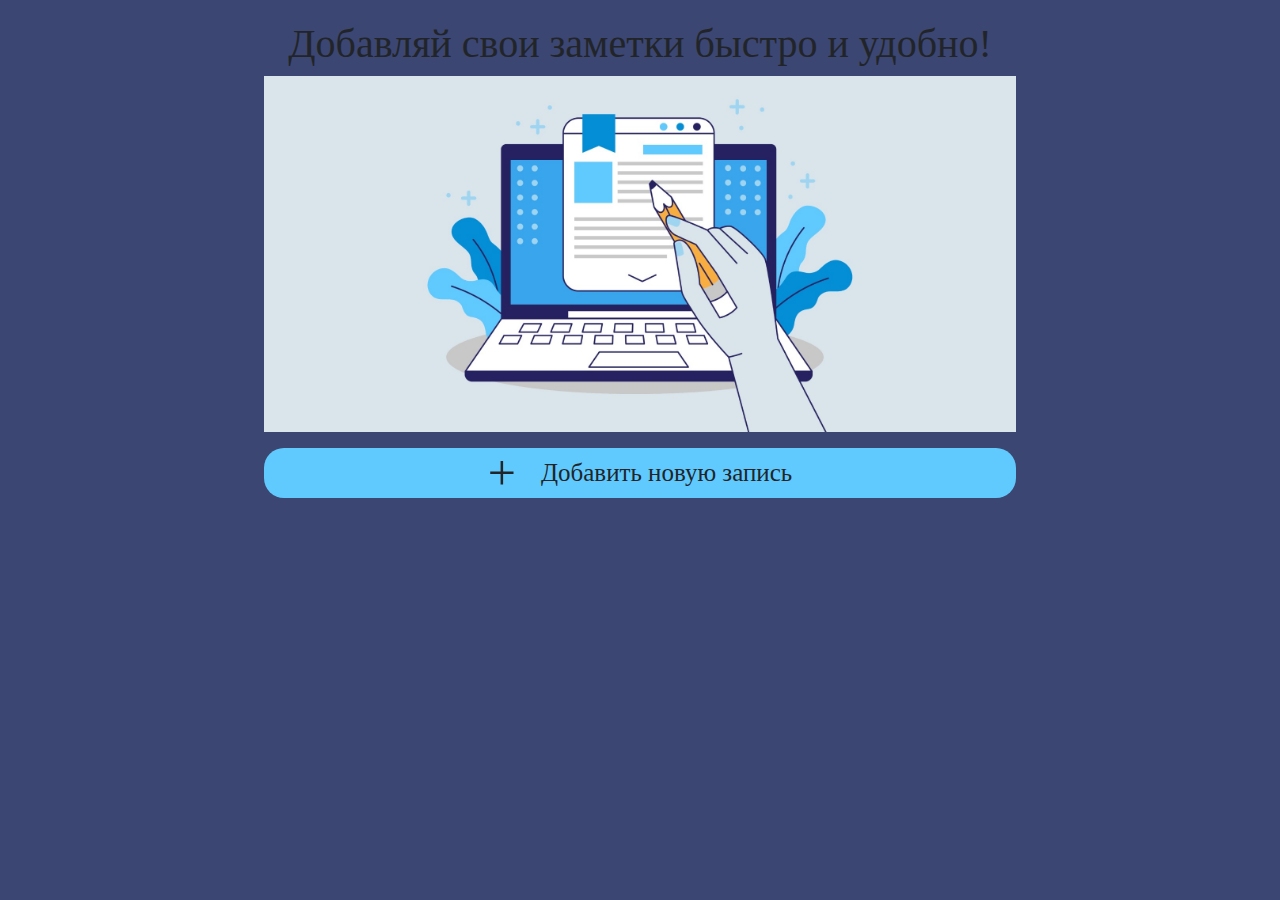
<file: #10/index.html>
<!DOCTYPE html>
<html>
<head>
    <title>10</title>
    <meta charset="utf-8">
    <meta name="viewport" content="width=device-width, initial-scale=1">

    <link href="https://cdn.jsdelivr.net/npm/bootstrap@5.3.3/dist/css/bootstrap.min.css" rel="stylesheet" integrity="sha384-QWTKZyjpPEjISv5WaRU9OFeRpok6YctnYmDr5pNlyT2bRjXh0JMhjY6hW+ALEwIH" crossorigin="anonymous">
        <link rel="stylesheet" type="text/css" href="index.css">
</head>
<body>

<main>
    <div class="wrapper container">
        <h1 align="center">Добавляй свои заметки быстро и удобно!</h1>
        <div class="container" style="margin-bottom: 10px">
            <img src="task.png" style="max-width: 800px; width: 100%">
        </div>
        <div id="task-form" class="container">
            <div class="back-fone">

                <div class="popup-form container">
                    <h2>Создайте задачу</h2>
                    <form id="form" data-update="0">
                        <p>
                            <label>Заголовок:</label>
                            <input type="text" name="title" class="input-txt" maxlength="50" id="title">
                        </p>
                        <p>
                            <label>Контент:</label>
                            <textarea type="text" name="content" class="input-txt" rows="5" cols="33" id="content"></textarea> 
                            
                        </p>
                        <p>
                            <label>Картинка:</label>
                            <input type="file" name="file" id="photo">
                            <p class="image-wrapper" style="display: none; margin-bottom: 10px;" align="center"> 
                                <img id="img" style="max-height: 150px; height: 100%">
                            </p>
                        </p>

                    </form>
                    <div class="menu-buttons">
                        <div class="close btn">Назад</div>
                        <div class="button btn">Сохранить</div>
                    </div>
                </div>
            </div>
            <ul class="list-tasks">
            </ul>
            <div class="open-form btn">
                <span id="plus" style="font-size: 50px;">+</span>
                &emsp;Добавить новую запись
            </div>
        </div>
    </div>
</main>

<script type="text/javascript" src="index.js"></script>
</body>
</html>
</file>
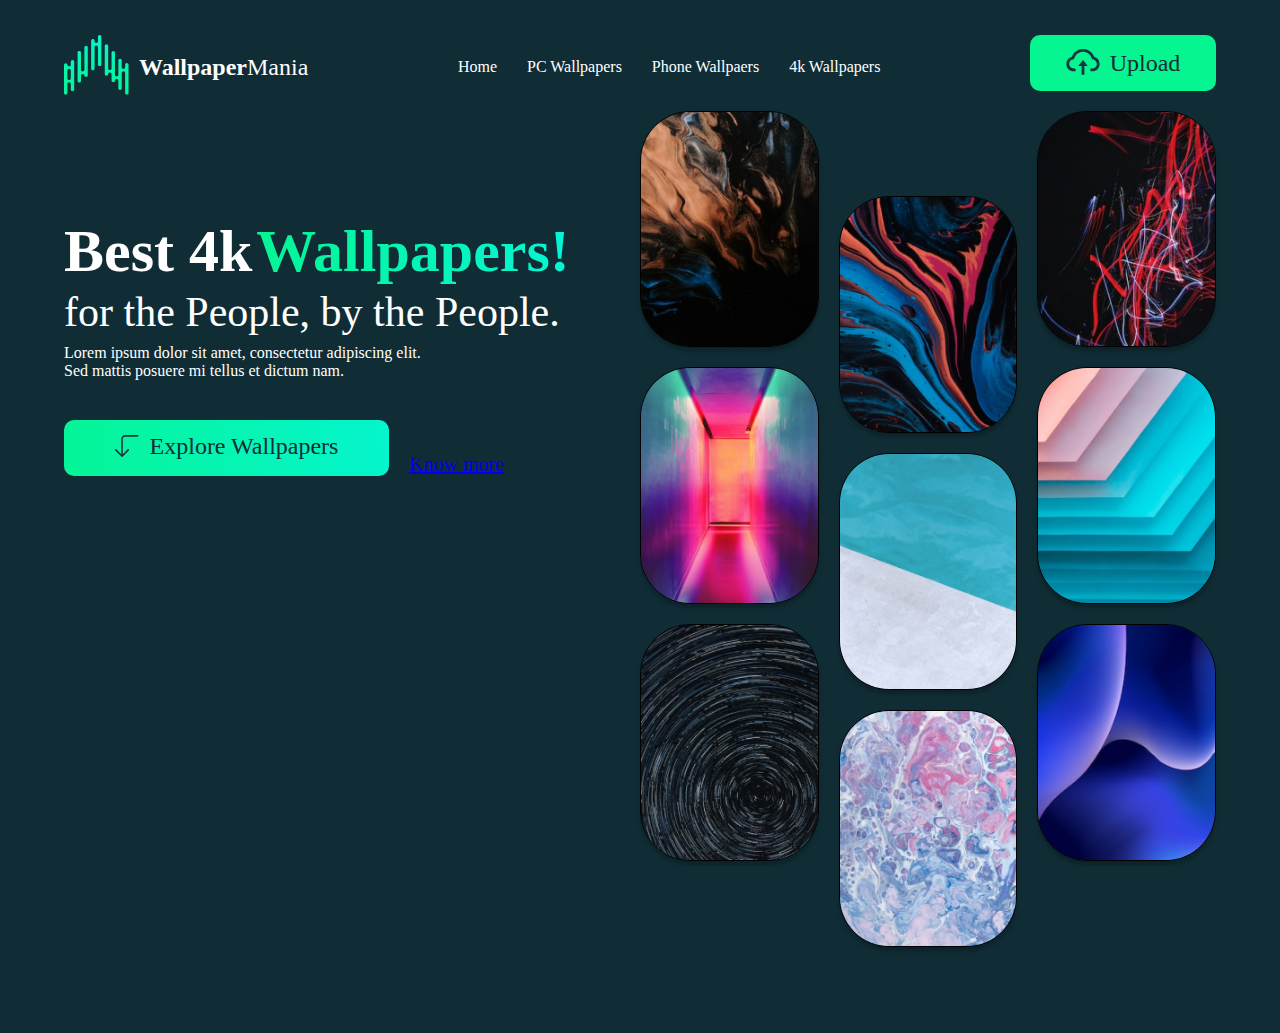
<file: #7/index.html>
<!DOCTYPE html>
<html>
<head>
	<title>№7</title>
	<meta charset="utf-8">
	<meta name="viewport" content="width=device-width, initial-scale=1">
	<link rel="stylesheet" type="text/css" href="index.css">
</head>
<body>

<main>
	<header>
			<div class="item1 container">
				<p>
					<svg width="65" height="60" viewBox="0 0 65 60" fill="none" xmlns="http://www.w3.org/2000/svg">
						<path d="M8.49392 24.9463C8.04361 24.949 7.61261 25.1292 7.29427 25.4475C6.97583 25.7659 6.79577 26.197 6.79304 26.6472V29.797C6.75944 30.2237 6.56615 30.622 6.25191 30.9125C5.93756 31.203 5.52535 31.3643 5.0974 31.3643C4.66935 31.3643 4.25715 31.203 3.9429 30.9125C3.62855 30.622 3.43537 30.2237 3.40177 29.797V30.007C3.40177 29.5559 3.22254 29.1232 2.90358 28.8043C2.58461 28.4853 2.15193 28.3061 1.70088 28.3061C1.24973 28.3061 0.817158 28.4853 0.49819 28.8043C0.179221 29.1232 0 29.5559 0 30.007V57.9456C0 58.3967 0.179221 58.8293 0.49819 59.1483C0.817158 59.4673 1.24973 59.6465 1.70088 59.6465C2.15193 59.6465 2.58461 59.4673 2.90358 59.1483C3.22254 58.8293 3.40177 58.3967 3.40177 57.9456V49.0842C3.38329 48.8504 3.41353 48.6152 3.49038 48.3934C3.56724 48.1718 3.68913 47.9684 3.8483 47.7961C4.00758 47.6238 4.20076 47.4864 4.41568 47.3923C4.63071 47.2984 4.86274 47.2497 5.0974 47.2497C5.33196 47.2497 5.5641 47.2984 5.77902 47.3923C5.99394 47.4864 6.18713 47.6238 6.3464 47.7961C6.50567 47.9684 6.62757 48.1718 6.70442 48.3934C6.78128 48.6152 6.81141 48.8504 6.79304 49.0842V54.5438C6.79304 54.9949 6.97216 55.4275 7.29123 55.7465C7.6102 56.0655 8.04277 56.2447 8.49392 56.2447C8.94497 56.2447 9.37765 56.0655 9.69662 55.7465C10.0156 55.4275 10.1948 54.9949 10.1948 54.5438V26.6262C10.1892 26.1787 10.0077 25.7515 9.68927 25.4371C9.37093 25.1226 8.9414 24.9463 8.49392 24.9463ZM5.10265 45.0105C4.87891 45.0119 4.65706 44.9689 4.45012 44.8838C4.24307 44.7989 4.05503 44.6736 3.89681 44.5154C3.73858 44.3572 3.61333 44.1691 3.52839 43.9621C3.44345 43.7552 3.40041 43.5333 3.40177 43.3096V35.6451C3.38329 35.4112 3.41353 35.176 3.49038 34.9543C3.56724 34.7327 3.68913 34.5293 3.8483 34.357C4.00758 34.1847 4.20076 34.0473 4.41568 33.9532C4.63071 33.8593 4.86274 33.8106 5.0974 33.8106C5.33196 33.8106 5.5641 33.8593 5.77902 33.9532C5.99394 34.0473 6.18713 34.1847 6.3464 34.357C6.50567 34.5293 6.62757 34.7327 6.70442 34.9543C6.78128 35.176 6.81141 35.4112 6.79304 35.6451V43.3096C6.7944 43.5325 6.75178 43.7534 6.66736 43.9597C6.58305 44.166 6.45874 44.3536 6.30167 44.5116C6.1445 44.6697 5.95772 44.7952 5.75203 44.8808C5.54625 44.9665 5.32555 45.0105 5.10265 45.0105Z" fill="url(#paint0_linear_1_45)"/>
						<path d="M22.08 10.8774C21.858 10.8774 21.6383 10.9212 21.4331 11.0061C21.2281 11.091 21.0417 11.2156 20.8848 11.3725C20.7278 11.5295 20.6033 11.7159 20.5183 11.9209C20.4334 12.126 20.3896 12.3458 20.3896 12.5678V34.8578C20.3896 35.3089 20.2105 35.7415 19.8915 36.0604C19.5724 36.3795 19.1399 36.5586 18.6887 36.5586C18.2377 36.5586 17.805 36.3795 17.486 36.0604C17.1671 35.7415 16.9879 35.3089 16.9879 34.8578V17.7755C17.0063 17.5416 16.9761 17.3064 16.8992 17.0848C16.8224 16.863 16.7006 16.6597 16.5413 16.4874C16.382 16.3151 16.1888 16.1776 15.9739 16.0836C15.759 15.9896 15.5269 15.9411 15.2923 15.9411C15.0577 15.9411 14.8256 15.9896 14.6106 16.0836C14.3957 16.1776 14.2025 16.3151 14.0432 16.4874C13.8839 16.6597 13.762 16.863 13.6852 17.0848C13.6083 17.3064 13.5782 17.5416 13.5967 17.7755V45.714C13.5782 45.9479 13.6083 46.1831 13.6852 46.4048C13.762 46.6265 13.8839 46.8298 14.0432 47.0021C14.2025 47.1744 14.3957 47.3119 14.6106 47.406C14.8256 47.4999 15.0577 47.5484 15.2923 47.5484C15.5269 47.5484 15.759 47.4999 15.9739 47.406C16.1888 47.3119 16.382 47.1744 16.5413 47.0021C16.7006 46.8298 16.8224 46.6265 16.8992 46.4048C16.9761 46.1831 17.0063 45.9479 16.9879 45.714V40.6219C16.9879 40.1708 17.1671 39.7381 17.486 39.4192C17.805 39.1002 18.2377 38.921 18.6887 38.921C19.1399 38.921 19.5724 39.1002 19.8915 39.4192C20.2105 39.7381 20.3896 40.1708 20.3896 40.6219V40.4644C20.4232 40.8911 20.6165 41.2894 20.9307 41.5799C21.2451 41.8704 21.6573 42.0318 22.0852 42.0318C22.5133 42.0318 22.9256 41.8704 23.2399 41.5799C23.5541 41.2894 23.7473 40.8911 23.7809 40.4644V12.5153C23.7672 12.0743 23.5817 11.6562 23.2639 11.3502C22.9461 11.0441 22.5212 10.8744 22.08 10.8774Z" fill="url(#paint1_linear_1_45)"/>
						<path d="M35.6661 0C35.2149 0 34.7823 0.179221 34.4634 0.49819C34.1444 0.817158 33.9652 1.24973 33.9652 1.70088V6.40456C33.9652 6.85561 33.7859 7.28829 33.467 7.60726C33.148 7.92622 32.7153 8.10545 32.2643 8.10545C31.8131 8.10545 31.3806 7.92622 31.0616 7.60726C30.7426 7.28829 30.5634 6.85561 30.5634 6.40456V5.52262C30.5298 5.09593 30.3365 4.69759 30.0223 4.40707C29.708 4.11656 29.2957 3.95529 28.8678 3.95529C28.4398 3.95529 28.0275 4.11656 27.7133 4.40707C27.3989 4.69759 27.2057 5.09593 27.1721 5.52262V33.4612C27.1538 33.6951 27.1839 33.9302 27.2607 34.152C27.3376 34.3736 27.4595 34.577 27.6188 34.7493C27.7779 34.9216 27.9711 35.059 28.1862 35.1531C28.4011 35.247 28.6331 35.2957 28.8678 35.2957C29.1024 35.2957 29.3345 35.247 29.5494 35.1531C29.7644 35.059 29.9576 34.9216 30.1168 34.7493C30.276 34.577 30.3979 34.3736 30.4748 34.152C30.5516 33.9302 30.5818 33.6951 30.5634 33.4612V12.2107C30.5634 11.7595 30.7426 11.3269 31.0616 11.008C31.3806 10.689 31.8131 10.5098 32.2643 10.5098C32.7153 10.5098 33.148 10.689 33.467 11.008C33.7859 11.3269 33.9652 11.7595 33.9652 12.2107V29.6395C33.9652 30.0905 34.1444 30.5232 34.4634 30.8422C34.7823 31.1611 35.2149 31.3404 35.6661 31.3404C36.1171 31.3404 36.5498 31.1611 36.8687 30.8422C37.1877 30.5232 37.3669 30.0905 37.3669 29.6395V1.70088C37.3641 1.25067 37.1841 0.819576 36.8657 0.501238C36.5474 0.182794 36.1163 0.00272981 35.6661 0Z" fill="url(#paint2_linear_1_45)"/>
						<path d="M62.8382 28.0857C62.3889 28.0885 61.959 28.2689 61.6423 28.5876C61.3256 28.9062 61.1478 29.3373 61.1479 29.7866V32.2119C61.1479 32.6631 60.9687 33.0956 60.6497 33.4146C60.3308 33.7336 59.8981 33.9128 59.447 33.9128C58.9959 33.9128 58.5633 33.7336 58.2442 33.4146C57.9253 33.0956 57.7461 32.6631 57.7461 32.2119V25.3769C57.7461 24.9258 57.5669 24.4932 57.2479 24.1742C56.929 23.8552 56.4963 23.676 56.0453 23.676C55.5941 23.676 55.1615 23.8552 54.8426 24.1742C54.5235 24.4932 54.3444 24.9258 54.3444 25.3769V39.9814C54.3108 40.4081 54.1175 40.8064 53.8032 41.0968C53.4889 41.3874 53.0767 41.5487 52.6486 41.5487C52.2207 41.5487 51.8085 41.3874 51.4941 41.0968C51.1799 40.8064 50.9866 40.4081 50.953 39.9814V17.6389C50.953 17.1879 50.7739 16.7552 50.4548 16.4362C50.1358 16.1172 49.7033 15.938 49.2521 15.938C48.8011 15.938 48.3684 16.1172 48.0494 16.4362C47.7305 16.7552 47.5512 17.1879 47.5512 17.6389V33.2304C47.5697 33.4643 47.5395 33.6995 47.4626 33.9211C47.3858 34.1427 47.264 34.3461 47.1047 34.5184C46.9454 34.6907 46.7522 34.8282 46.5373 34.9222C46.3224 35.0163 46.0903 35.0648 45.8556 35.0648C45.621 35.0648 45.3889 35.0163 45.174 34.9222C44.9591 34.8282 44.7659 34.6907 44.6066 34.5184C44.4473 34.3461 44.3255 34.1427 44.2487 33.9211C44.1718 33.6995 44.1416 33.4643 44.1601 33.2304V11.0034C44.1601 10.5523 43.9808 10.1196 43.6619 9.80067C43.3429 9.4817 42.9102 9.30248 42.4592 9.30248C42.008 9.30248 41.5755 9.4817 41.2565 9.80067C40.9374 10.1196 40.7583 10.5523 40.7583 11.0034V38.942C40.7583 39.3931 40.9374 39.8257 41.2565 40.1447C41.5755 40.4636 42.008 40.6428 42.4592 40.6428C42.9102 40.6428 43.3429 40.4636 43.6619 40.1447C43.9808 39.8257 44.1601 39.3931 44.1601 38.942V39.0365C44.1937 38.6098 44.3869 38.2114 44.7011 37.9209C45.0154 37.6305 45.4277 37.4691 45.8556 37.4691C46.2837 37.4691 46.6959 37.6305 47.0102 37.9209C47.3244 38.2114 47.5176 38.6098 47.5512 39.0365V45.5775C47.5512 46.0286 47.7305 46.4612 48.0494 46.7802C48.3684 47.0992 48.8011 47.2784 49.2521 47.2784C49.7033 47.2784 50.1358 47.0992 50.4548 46.7802C50.7739 46.4612 50.953 46.0286 50.953 45.5775V45.7875C50.9346 45.5536 50.9648 45.3184 51.0416 45.0968C51.1185 44.8751 51.2405 44.6717 51.3996 44.4994C51.5589 44.3272 51.7521 44.1897 51.967 44.0956C52.1819 44.0017 52.4141 43.9531 52.6486 43.9531C52.8833 43.9531 53.1153 44.0017 53.3303 44.0956C53.5453 44.1897 53.7385 44.3272 53.8977 44.4994C54.0569 44.6717 54.1789 44.8751 54.2558 45.0968C54.3326 45.3184 54.3628 45.5536 54.3444 45.7875V53.3155C54.3444 53.7666 54.5235 54.1992 54.8426 54.5182C55.1615 54.8371 55.5941 55.0164 56.0453 55.0164C56.4963 55.0164 56.929 54.8371 57.2479 54.5182C57.5669 54.1992 57.7461 53.7666 57.7461 53.3155V38.0285C57.7461 37.5774 57.9253 37.1448 58.2442 36.8258C58.5633 36.5069 58.9959 36.3276 59.447 36.3276C59.8981 36.3276 60.3308 36.5069 60.6497 36.8258C60.9687 37.1448 61.1479 37.5774 61.1479 38.0285V57.7252C61.1294 57.9591 61.1597 58.1943 61.2365 58.4159C61.3134 58.6376 61.4352 58.8409 61.5944 59.0132C61.7537 59.1855 61.9469 59.323 62.1618 59.417C62.3768 59.511 62.6089 59.5596 62.8434 59.5596C63.0781 59.5596 63.3101 59.511 63.5252 59.417C63.7401 59.323 63.9333 59.1855 64.0925 59.0132C64.2518 58.8409 64.3737 58.6376 64.4506 58.4159C64.5274 58.1943 64.5576 57.9591 64.5391 57.7252V29.7761C64.5363 29.3268 64.356 28.8969 64.0373 28.5801C63.7186 28.2635 63.2876 28.0857 62.8382 28.0857Z" fill="url(#paint3_linear_1_45)"/>
						<defs>
						<linearGradient id="paint0_linear_1_45" x1="32.2722" y1="-13.2019" x2="32.5434" y2="63.275" gradientUnits="userSpaceOnUse">
						<stop stop-color="#05F5D9"/>
						<stop offset="1" stop-color="#05F591"/>
						</linearGradient>
						<linearGradient id="paint1_linear_1_45" x1="32.2722" y1="-13.2019" x2="32.5434" y2="63.275" gradientUnits="userSpaceOnUse">
						<stop stop-color="#05F5D9"/>
						<stop offset="1" stop-color="#05F591"/>
						</linearGradient>
						<linearGradient id="paint2_linear_1_45" x1="32.2722" y1="-13.2019" x2="32.5434" y2="63.275" gradientUnits="userSpaceOnUse">
						<stop stop-color="#05F5D9"/>
						<stop offset="1" stop-color="#05F591"/>
						</linearGradient>
						<linearGradient id="paint3_linear_1_45" x1="32.2722" y1="-13.2019" x2="32.5434" y2="63.275" gradientUnits="userSpaceOnUse">
						<stop stop-color="#05F5D9"/>
						<stop offset="1" stop-color="#05F591"/>
						</linearGradient>
						</defs>
					</svg>
				</p>
				<p class="text">
					<b>Wallpaper</b>Mania
				</p>
			</div>
			<div class="item2 container">
				<p>Home</p>
				<p>PC Wallpapers</p>
				<p>Phone Wallpaers</p>
				<p>4k Wallpapers</p>
			</div>
			<div class="item3 container clicker">
				<p>
					<svg width="34" height="27" viewBox="0 0 34 27" fill="none" xmlns="http://www.w3.org/2000/svg">
						<g clip-path="url(#clip0_1_73)">
						<path d="M17.2338 12.1493C17.206 12.1139 17.1706 12.0852 17.13 12.0654C17.0895 12.0457 17.0451 12.0354 17 12.0354C16.955 12.0354 16.9105 12.0457 16.87 12.0654C16.8295 12.0852 16.794 12.1139 16.7662 12.1493L12.61 17.4077C12.5757 17.4515 12.5545 17.504 12.5486 17.5593C12.5428 17.6145 12.5526 17.6703 12.577 17.7203C12.6014 17.7702 12.6394 17.8123 12.6865 17.8417C12.7337 17.871 12.7882 17.8866 12.8438 17.8864H15.5861V26.8818C15.5861 27.045 15.7197 27.1786 15.883 27.1786H18.1096C18.2729 27.1786 18.4065 27.045 18.4065 26.8818V17.8902H21.1563C21.4049 17.8902 21.5422 17.6044 21.3901 17.4114L17.2338 12.1493Z" fill="#173640"/>
						<path d="M28.1105 8.72414C26.4109 4.24133 22.0803 1.05363 17.0074 1.05363C11.9346 1.05363 7.60391 4.23762 5.9043 8.72043C2.72402 9.55539 0.375 12.4536 0.375 15.8974C0.375 19.998 3.69629 23.3193 7.79316 23.3193H9.28125C9.44453 23.3193 9.57812 23.1857 9.57812 23.0224V20.7958C9.57812 20.6325 9.44453 20.4989 9.28125 20.4989H7.79316C6.54258 20.4989 5.36621 20.0017 4.49043 19.0999C3.61836 18.2019 3.15449 16.9921 3.19531 15.7378C3.22871 14.7581 3.5627 13.8378 4.16758 13.0622C4.7873 12.2718 5.65566 11.6966 6.62051 11.4405L8.02695 11.0732L8.54277 9.71496C8.86191 8.86887 9.30723 8.07844 9.86758 7.36223C10.4208 6.65235 11.0761 6.02833 11.8121 5.51047C13.3373 4.43801 15.1334 3.87024 17.0074 3.87024C18.8814 3.87024 20.6775 4.43801 22.2027 5.51047C22.9412 6.03 23.5943 6.65344 24.1473 7.36223C24.7076 8.07844 25.1529 8.87258 25.4721 9.71496L25.9842 11.0695L27.3869 11.4405C29.3982 11.9823 30.8047 13.8118 30.8047 15.8974C30.8047 17.1257 30.326 18.2835 29.4576 19.1519C29.0318 19.5802 28.5252 19.9198 27.9672 20.1511C27.4092 20.3823 26.8108 20.5005 26.2068 20.4989H24.7188C24.5555 20.4989 24.4219 20.6325 24.4219 20.7958V23.0224C24.4219 23.1857 24.5555 23.3193 24.7188 23.3193H26.2068C30.3037 23.3193 33.625 19.998 33.625 15.8974C33.625 12.4573 31.2834 9.56281 28.1105 8.72414Z" fill="#173640"/>
						</g>
						<defs>
						<clipPath id="clip0_1_73">
						<rect width="34" height="26" fill="white" transform="translate(0 0.823227)"/>
						</clipPath>
						</defs>
					</svg>
				</p>
				<p class="text dark">
					Upload
				</p>
			</div>
	</header>

	<content>
		<p><span class="start-txt">Best 4k</span> <span class="end-txt">Wallpapers!</span></p>
		<p class="under-txt">for the People, by the People.</p>
		<p>Lorem ipsum dolor sit amet, consectetur adipiscing elit.
			<br>Sed mattis posuere mi tellus et dictum nam.
		</p>
		<div class="panel" style="margin-top: 40px;">
			<div class="wrapper">
				<div>
					<div class="btn container clicker">
						<p>
							<svg width="25" height="26" viewBox="0 0 25 26" fill="none" xmlns="http://www.w3.org/2000/svg">
								<g clip-path="url(#clip0_1_88)">
								<path fill-rule="evenodd" clip-rule="evenodd" d="M7.58438 23.7094C7.5118 23.7821 7.42559 23.8398 7.33068 23.8792C7.23576 23.9186 7.13401 23.9389 7.03125 23.9389C6.92849 23.9389 6.82674 23.9186 6.73182 23.8792C6.63691 23.8398 6.5507 23.7821 6.47813 23.7094L0.228124 17.4594C0.081426 17.3127 -0.000988011 17.1137 -0.000988007 16.9062C-0.000988002 16.6988 0.081426 16.4998 0.228124 16.3531C0.374822 16.2064 0.573787 16.124 0.781249 16.124C0.988711 16.124 1.18768 16.2064 1.33437 16.3531L6.25 21.2703V5.96875C6.25 4.93275 6.66155 3.93918 7.39411 3.20661C8.12668 2.47405 9.12025 2.0625 10.1563 2.0625H22.6563C22.8635 2.0625 23.0622 2.14481 23.2087 2.29132C23.3552 2.43784 23.4375 2.63655 23.4375 2.84375C23.4375 3.05095 23.3552 3.24966 23.2087 3.39618C23.0622 3.54269 22.8635 3.625 22.6563 3.625H10.1563C9.53465 3.625 8.93851 3.87193 8.49897 4.31147C8.05943 4.75101 7.8125 5.34715 7.8125 5.96875V21.2703L12.7281 16.3531C12.8748 16.2064 13.0738 16.124 13.2813 16.124C13.4887 16.124 13.6877 16.2064 13.8344 16.3531C13.9811 16.4998 14.0635 16.6988 14.0635 16.9062C14.0635 17.1137 13.9811 17.3127 13.8344 17.4594L7.58438 23.7094Z" fill="#173640"/>
								</g>
								<defs>
								<clipPath id="clip0_1_88">
								<rect width="25" height="25" fill="white" transform="translate(0 0.5)"/>
								</clipPath>
								</defs>
							</svg>
						</p>
						<p class="dark" style="font-size: 24px;line-height: 36px; margin-top:-5px; margin-left: 10px; ">
							Explore Wallpapers
						</p>

					</div>
				</div>
			</div>
			<div class="link">
				<a href="#">Know more</a>
			</div>
		</div>
	</content>

	<aside>
		<img class="img1" src="Rectangle 1.png">
		<img class="img2" src="Rectangle 2.png">
		<img class="img3" src="Rectangle 3.png">
		<img class="img4" src="Rectangle 4.png">
		<img class="img5" src="Rectangle 5.png">
		<img class="img6" src="Rectangle 6.png">
		<img class="img7" src="Rectangle 7.png">
		<img class="img8" src="Rectangle 8.png">
		<img class="img9" src="Rectangle 9.png">
	</aside>
</main>

</body>
</html>
</file>
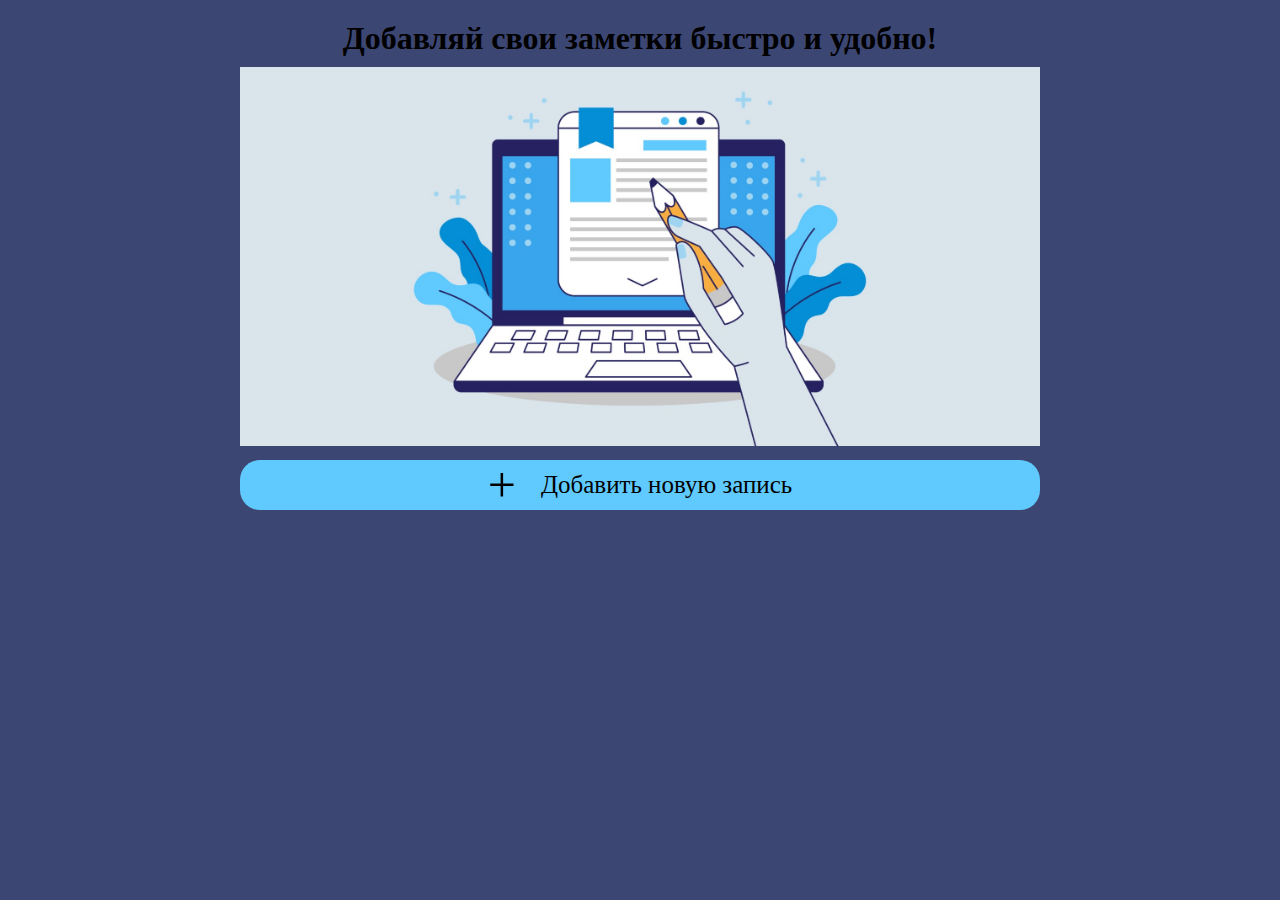
<file: #9/index.html>
<!DOCTYPE html>
<html>
<head>
    <title>9</title>
    <meta charset="utf-8">
    <meta name="viewport" content="width=device-width, initial-scale=1">
    <link rel="stylesheet" type="text/css" href="index.css">
</head>
<body>

<main>
    <div class=wrapper>
        <h1 align="center">Добавляй свои заметки быстро и удобно!</h1>
        <div style="margin: 10px 0px ">
            <img src="task.png" width="800px">
        </div>
        <div id="task-form">
            <div class="back-fone">

                <div class="popup-form">
                    <h2>Создайте задачу</h2>
                    <form id="form" data-update="0">
                        <p>
                            <label>Заголовок:</label>
                            <input type="text" name="title" class="input-txt" maxlength="50" id="title">
                        </p>
                        <p>
                            <label>Контент:</label>
                            <textarea type="text" name="content" class="input-txt" rows="5" cols="33" id="content"></textarea> 
                            
                        </p>
                        <p>
                            <label>Картинка:</label>
                            <input type="file" name="file" id="photo">
                            <p class="image-wrapper" style="display: none;"> 
                                <img id="img" height="200px">
                            </p>
                        </p>

                    </form>
                    <div class="menu-buttons">
                        <div class="close btn">Назад</div>
                        <div class="button btn">Сохранить</div>
                    </div>
                </div>
            </div>
            <ul class="list-tasks">
            </ul>
            <div class="open-form btn">
                <span id="plus" style="font-size: 50px;">+</span>
                &emsp;Добавить новую запись
            </div>
        </div>
    </div>
</main>
<script type="text/javascript" src="index.js"></script>
</body>
</html>
</file>
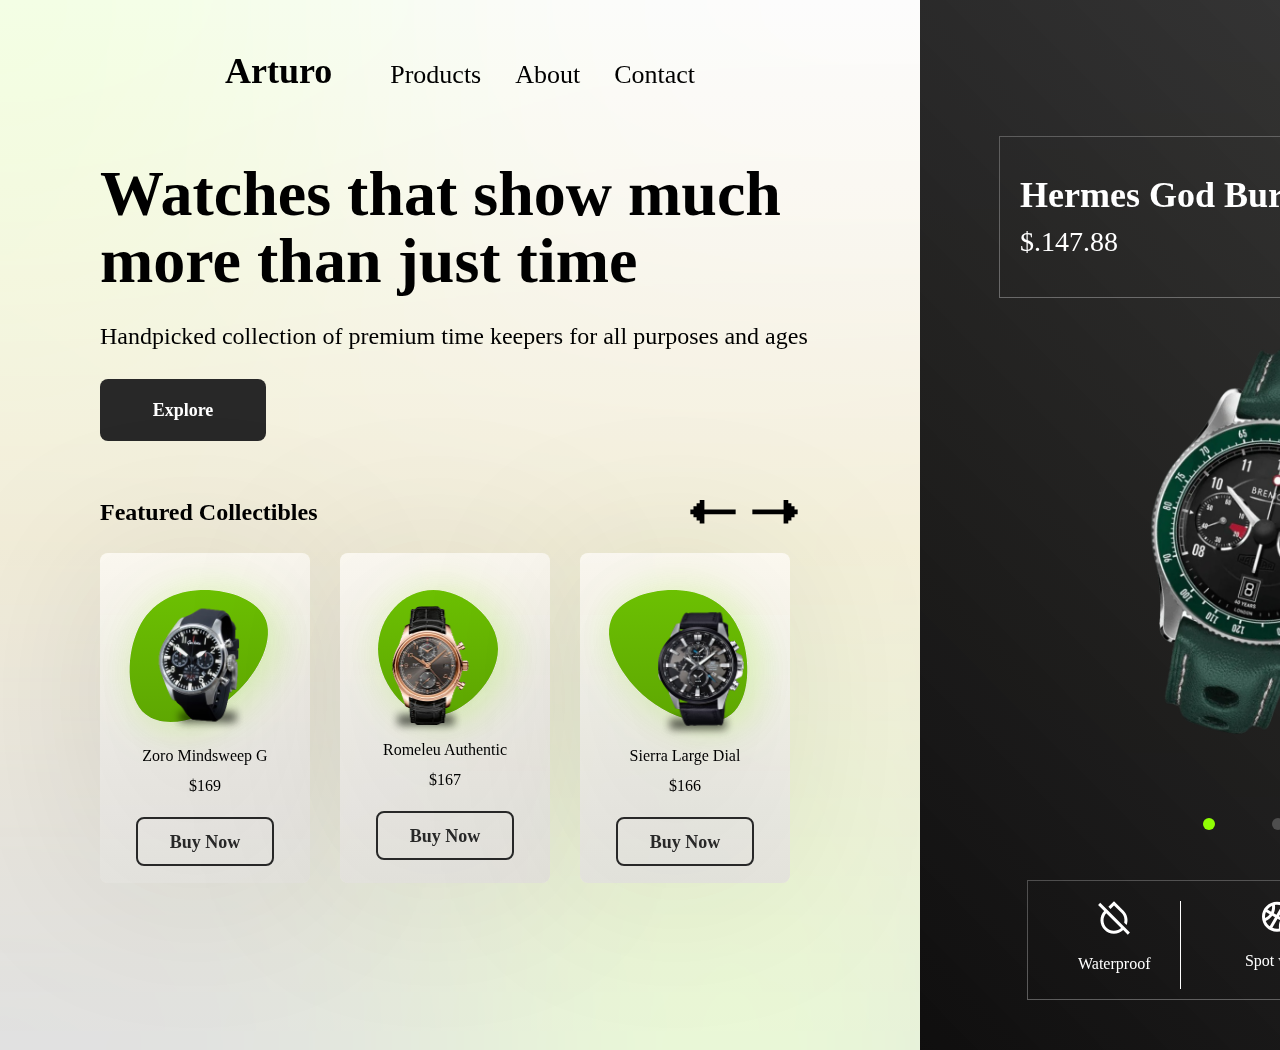
<file: Lending/index.html>
<!DOCTYPE html>
<html>

<head>
	<meta charset="utf-8">
	<title>Практическая</title>
	<link rel="stylesheet" type="text/css" href="css.css">
</head>



<body>
	<div class="main">
		
	
		<div class="ellipse el1"></div>
		<div class="ellipse el2"></div>


		<main>
			<section class="left-col">
				<div class="left-col-container">
					<nav>
						<div class="title-block">Arturo</div>
						<div>Products</div>
						<div>About</div>
						<div>Contact</div>
					</nav>
					<div class="logo">Watches that show much more than just time</div>
					<div class="text">Handpicked collection of premium time keepers for all purposes and ages</div>
					<div class="btn">
						<span>Explore</span>
					</div>

					<div class="caption">
						<span>Featured Collectibles</span>
						<span class="arrows">&#129040; &#129042;</span>
					</div>

					<div  class="clocks">

						<div class="clock-item">

							<div class="clock-item-content">
								<div>
									<svg width="221" height="214" viewBox="0 0 221 214" fill="none" xmlns="http://www.w3.org/2000/svg">
										<g filter="url(#filter0_d_2_84)">
										<path d="M171.176 67.7613C178.889 90.025 161.326 124.502 133.912 146.129C106.617 167.757 69.4713 176.663 50.602 161.269C31.6141 145.875 30.7833 106.309 41.5827 79.7201C52.3821 53.0037 74.693 39.1366 102.463 37.2283C130.233 35.3199 163.343 45.3704 171.176 67.7613Z" fill="url(#paint0_linear_2_84)"/>
										</g>
										<defs>
										<filter id="filter0_d_2_84" x="0.612976" y="6.10352e-05" width="220.387" height="214" filterUnits="userSpaceOnUse" color-interpolation-filters="sRGB">
										<feFlood flood-opacity="0" result="BackgroundImageFix"/>
										<feColorMatrix in="SourceAlpha" type="matrix" values="0 0 0 0 0 0 0 0 0 0 0 0 0 0 0 0 0 0 127 0" result="hardAlpha"/>
										<feOffset dx="7" dy="4"/>
										<feGaussianBlur stdDeviation="20.5"/>
										<feComposite in2="hardAlpha" operator="out"/>
										<feColorMatrix type="matrix" values="0 0 0 0 0.552941 0 0 0 0 0.980392 0 0 0 0 0.0156863 0 0 0 0.27 0"/>
										<feBlend mode="normal" in2="BackgroundImageFix" result="effect1_dropShadow_2_84"/>
										<feBlend mode="normal" in="SourceGraphic" in2="effect1_dropShadow_2_84" result="shape"/>
										</filter>
										<linearGradient id="paint0_linear_2_84" x1="103.807" y1="37.0001" x2="103.807" y2="169" gradientUnits="userSpaceOnUse">
										<stop stop-color="#6CC002"/>
										<stop offset="1" stop-color="#5EA702"/>
										</linearGradient>
										</defs>
									</svg>
									<div class='image1'>
										<img src='img1.png' width="125px" height="125px">
										<div class="shadow shd3"></div>

									</div>
								</div>
								<p align="center" class="desc">Zoro Mindsweep G<br>$169</p>
								<div class="btn-buy">
									<span>Buy Now</span>
								</div>
							</div>

						</div>



						<div class="clock-item">
							<div class="clock-item-content">
								<div>
									<svg width="202" height="208" viewBox="0 0 202 208" fill="none" xmlns="http://www.w3.org/2000/svg">
										<g filter="url(#filter0_d_2_73)">
										<path d="M154 96.0486C154 127.511 119.236 163 89.288 163C59.2356 163 34 127.511 34 96.0486C34 64.4368 59.2356 37.0001 89.288 37.0001C119.236 37.0001 154 64.4368 154 96.0486Z" fill="url(#paint0_linear_2_73)"/>
										</g>
										<defs>
										<filter id="filter0_d_2_73" x="3.05176e-05" y="6.10352e-05" width="202" height="208" filterUnits="userSpaceOnUse" color-interpolation-filters="sRGB">
										<feFlood flood-opacity="0" result="BackgroundImageFix"/>
										<feColorMatrix in="SourceAlpha" type="matrix" values="0 0 0 0 0 0 0 0 0 0 0 0 0 0 0 0 0 0 127 0" result="hardAlpha"/>
										<feOffset dx="7" dy="4"/>
										<feGaussianBlur stdDeviation="20.5"/>
										<feComposite in2="hardAlpha" operator="out"/>
										<feColorMatrix type="matrix" values="0 0 0 0 0.552941 0 0 0 0 0.980392 0 0 0 0 0.0156863 0 0 0 0.27 0"/>
										<feBlend mode="normal" in2="BackgroundImageFix" result="effect1_dropShadow_2_73"/>
										<feBlend mode="normal" in="SourceGraphic" in2="effect1_dropShadow_2_73" result="shape"/>
										</filter>
										<linearGradient id="paint0_linear_2_73" x1="94" y1="37.0001" x2="94" y2="163" gradientUnits="userSpaceOnUse">
										<stop stop-color="#6CC002"/>
										<stop offset="1" stop-color="#5EA702"/>
										</linearGradient>
										</defs>
									</svg>
									<div class='image2'>
										<img src='img2.png' width="84.3px" height="125px">
										<div class="shadow shd2"></div>

									</div>
								</div>
								<p align="center" class="desc">Romeleu Authentic<br>$167</p>
								<div class="btn-buy">
									<span>Buy Now</span>
								</div>
							</div>
						</div>
						<div class="clock-item">
							<div class="clock-item-content">
								<div>
									<svg width="221" height="214" viewBox="0 0 221 214" fill="none" xmlns="http://www.w3.org/2000/svg">
										<g filter="url(#filter0_d_2_64)">
										<path d="M35.8246 67.7613C28.1108 90.025 45.6746 124.502 73.0885 146.129C100.384 167.757 137.529 176.663 156.398 161.269C175.386 145.875 176.217 106.309 165.417 79.7201C154.618 53.0037 132.307 39.1366 104.537 37.2283C76.7674 35.3199 43.6572 45.3704 35.8246 67.7613Z" fill="url(#paint0_linear_2_64)"/>
										</g>
										<defs>
										<filter id="filter0_d_2_64" x="0.000114441" y="6.10352e-05" width="220.387" height="214" filterUnits="userSpaceOnUse" color-interpolation-filters="sRGB">
										<feFlood flood-opacity="0" result="BackgroundImageFix"/>
										<feColorMatrix in="SourceAlpha" type="matrix" values="0 0 0 0 0 0 0 0 0 0 0 0 0 0 0 0 0 0 127 0" result="hardAlpha"/>
										<feOffset dx="7" dy="4"/>
										<feGaussianBlur stdDeviation="20.5"/>
										<feComposite in2="hardAlpha" operator="out"/>
										<feColorMatrix type="matrix" values="0 0 0 0 0.552941 0 0 0 0 0.980392 0 0 0 0 0.0156863 0 0 0 0.27 0"/>
										<feBlend mode="normal" in2="BackgroundImageFix" result="effect1_dropShadow_2_64"/>
										<feBlend mode="normal" in="SourceGraphic" in2="effect1_dropShadow_2_64" result="shape"/>
										</filter>
										<linearGradient id="paint0_linear_2_64" x1="103.194" y1="37.0001" x2="103.194" y2="169" gradientUnits="userSpaceOnUse">
										<stop stop-color="#6CC002"/>
										<stop offset="1" stop-color="#5EA702"/>
										</linearGradient>
										</defs>
									</svg>
									<div class='image3'>
										<img src='img4.png' width="138.39px" height="132px">
										<div class="shadow shd3"></div>
								</div>
								</div>
								<p align="center" class="desc">Sierra Large Dial<br>$166</p>
								<div class="btn-buy">
									<span>Buy Now</span>
								</div>

								
							</div>
						</div>
					</div>

				</div>

			</section>
			<section class=right-col>
				<div class="right-col-container">
					<div class="account">
						<p class="item">
							<svg  width="22" height="22" viewBox="0 0 22 22" fill="none" xmlns="http://www.w3.org/2000/svg">
								<path d="M3.99999 5.41399L0.756989 2.17199L2.17199 0.756989L5.41399 3.99999H20.656C20.8119 3.99998 20.9656 4.0364 21.1049 4.10636C21.2441 4.17631 21.3652 4.27785 21.4582 4.40288C21.5513 4.52792 21.6138 4.67297 21.6409 4.82648C21.6679 4.97998 21.6587 5.13768 21.614 5.28699L19.214 13.287C19.1522 13.4931 19.0257 13.6737 18.8531 13.8022C18.6805 13.9306 18.4711 14 18.256 14H5.99999V16H17V18H4.99999C4.73477 18 4.48042 17.8946 4.29288 17.7071C4.10535 17.5196 3.99999 17.2652 3.99999 17V5.41399ZM5.99999 5.99999V12H17.512L19.312 5.99999H5.99999ZM5.49999 22C5.10216 22 4.72063 21.842 4.43933 21.5606C4.15802 21.2793 3.99999 20.8978 3.99999 20.5C3.99999 20.1022 4.15802 19.7206 4.43933 19.4393C4.72063 19.158 5.10216 19 5.49999 19C5.89781 19 6.27934 19.158 6.56065 19.4393C6.84195 19.7206 6.99999 20.1022 6.99999 20.5C6.99999 20.8978 6.84195 21.2793 6.56065 21.5606C6.27934 21.842 5.89781 22 5.49999 22ZM17.5 22C17.1022 22 16.7206 21.842 16.4393 21.5606C16.158 21.2793 16 20.8978 16 20.5C16 20.1022 16.158 19.7206 16.4393 19.4393C16.7206 19.158 17.1022 19 17.5 19C17.8978 19 18.2793 19.158 18.5606 19.4393C18.842 19.7206 19 20.1022 19 20.5C19 20.8978 18.842 21.2793 18.5606 21.5606C18.2793 21.842 17.8978 22 17.5 22Z" fill="white"/>
							</svg>
						</p>
						<p class="avatar item">
							<img src="user_.png" width="40px" height="40px">
						</p>
						<p class="item">Alex Morgon</p>

					</div>
					<div class="ticker">
						<p class="action-good good-left property" >
							Hermes God Burst<br>
							<span style="font-size: 28px;line-height: 34px;font-weight: 400;">$.147.88</span>
						</p>
						<div class="btn-buy green-btn good-right">
									<span>Buy Now</span>
						</div>
					</div>

					<div class="goods">
						<img src="img3.png" width="516px" height="516px">
					</div>
					<div class="circles">
						<div class="circle" style="background-color: #90FF04"></div>
						<div class="circle"></div>
						<div class="circle"></div>


					</div>
					<div class="properties">
						<div class="property" align="center">
							<svg width="32" height="34" viewBox="0 0 32 34" fill="none" xmlns="http://www.w3.org/2000/svg">
								<path d="M25.231 29.0851C22.6751 31.4896 19.2834 32.8044 15.7747 32.7509C12.266 32.6974 8.91603 31.2797 6.4347 28.7984C3.95338 26.3171 2.53574 22.9671 2.48221 19.4584C2.42869 15.9497 3.74349 12.558 6.14798 10.0021L0.0894775 3.94514L2.21198 1.82264L31.9105 31.5226L29.788 33.6436L25.231 29.0836V29.0851ZM8.27048 12.1261C6.43956 14.1204 5.4497 16.7449 5.50754 19.4515C5.56538 22.1582 6.66645 24.7379 8.5809 26.6522C10.4953 28.5664 13.0752 29.6673 15.7819 29.7248C18.4886 29.7824 21.1129 28.7923 23.107 26.9611L8.27198 12.1261H8.27048ZM28.621 24.0331L26.2225 21.6346C26.6319 19.8943 26.5898 18.0782 26.1002 16.3587C25.6106 14.6392 24.6897 13.0733 23.425 11.8096L16 4.38314L12.4855 7.89764L10.3645 5.77814L16 0.141144L25.546 9.68714C27.3868 11.5276 28.6564 13.8609 29.2019 16.4061C29.7475 18.9513 29.5457 21.5999 28.621 24.0331Z" fill="white"/>
							</svg>
							<p>Waterproof</p>

						</div>
						<div class="property" align="center">
							<svg width="30" height="31" viewBox="0 0 30 31" fill="none" xmlns="http://www.w3.org/2000/svg">
								<path d="M15 0.733154C23.2845 0.733154 30 7.44866 30 15.7332C30 24.0177 23.2845 30.7332 15 30.7332C6.7155 30.7332 0 24.0177 0 15.7332C0 7.44866 6.7155 0.733154 15 0.733154ZM15.549 17.7822L10.3455 26.7972C12.4575 27.6808 14.7771 27.9461 17.034 27.5622C16.6354 24.7592 17.0433 21.9007 18.21 19.3212L15.549 17.7822ZM20.826 20.8287C20.0477 22.6711 19.7449 24.6796 19.9455 26.6697C21.7661 25.8441 23.3524 24.578 24.561 22.9857L20.826 20.8287ZM10.2885 14.7462C8.6379 17.0465 6.36704 18.8299 3.741 19.8882C4.53435 22.035 5.92437 23.9105 7.7475 25.2942L12.951 16.2822L10.2885 14.7462ZM26.943 14.5512L26.556 14.7312C24.8929 15.5527 23.4445 16.7509 22.326 18.2307L26.064 20.3892C26.8404 18.5467 27.1426 16.539 26.943 14.5497V14.5512ZM3 15.7332C3 16.1322 3.0195 16.5282 3.057 16.9167C4.88025 16.0961 6.46792 14.8303 7.674 13.2357L3.936 11.0787C3.31616 12.552 2.99789 14.1347 3 15.7332ZM22.2525 6.17215L17.049 15.1842L19.7115 16.7217C21.3621 14.42 23.6335 12.6355 26.2605 11.5767C25.523 9.58502 24.271 7.8243 22.632 6.47365L22.2525 6.17215ZM15 3.73315C14.3055 3.73315 13.626 3.79315 12.9645 3.90565C13.3639 6.70859 12.9559 9.5673 11.7885 12.1467L14.451 13.6842L19.6545 4.66915C18.1811 4.04932 16.5985 3.73105 15 3.73315ZM10.0545 4.79815L9.768 4.93015C8.06625 5.75735 6.58322 6.97368 5.439 8.48065L9.174 10.6377C9.95208 8.79566 10.2549 6.78768 10.0545 4.79815Z" fill="white"/>
							</svg>
							<p>Spot wear</p>

						</div>
						<div align="center">
							<svg width="34" height="28" viewBox="0 0 34 28" fill="none" xmlns="http://www.w3.org/2000/svg">
								<path d="M18.5 21.1402V24.2332H26V27.2332H8V24.2332H15.5V21.1402C12.6 20.7745 9.93323 19.3631 8 17.1708C6.06678 14.9785 5.00005 12.1561 5 9.23315V0.233154H29V9.23315C29 12.1561 27.9332 14.9785 26 17.1708C24.0668 19.3631 21.4 20.7745 18.5 21.1402ZM8 3.23315V9.23315C8 11.6201 8.94821 13.9093 10.636 15.5971C12.3239 17.2849 14.6131 18.2332 17 18.2332C19.3869 18.2332 21.6761 17.2849 23.364 15.5971C25.0518 13.9093 26 11.6201 26 9.23315V3.23315H8ZM0.5 3.23315H3.5V9.23315H0.5V3.23315ZM30.5 3.23315H33.5V9.23315H30.5V3.23315Z" fill="white"/>
							</svg>
							<p>14<sup>*</sup> Awards</p>


						</div>
					</div>

				</div>



			</section>
		</main>
	</div>
</body>

</html>
</file>
<file: #10/index.css>
* {
  margin: 0;
  padding: 0;
  box-sizing: border-box;
  font-family: Georgia, serif;
}

html, body {
    max-width: 100%;
    width:100%;
    min-height: 100%;
    background-color: #3C4672;
}

ul{
    list-style-type: none;
    padding-left: 0px;/*Чтобы не было отступов, а то bootstrap их добавляет*/
}

li {
    margin-bottom: 5px;
}

main {
    margin-top: 20px;
    display: flex;
    justify-content: center;
}

.wrapper{
    max-width: 800px;
}

.btn{
    display: flex;
    justify-content: center;
    align-items: center;
}


.open-form {
    height: 50px;
    background-color: #60CAFE;
    border-radius: 20px;
    font-size: 25px;
    margin: 10px auto;
}

/*Popup*/

.back-fone{
    display: none;
    position: fixed;
    top: 0px;
    left: 0px;
    width: 100%;
    height: 100%;
    background-color: rgba(0, 0, 0, 0.4);
}
.popup-form {
    max-width: 500px;
    height: 650px;
    padding-bottom: 20px;
    padding-top: 20px;
    position: relative;
    background-color: white;
    border-radius: 25px;
    display: flex;
    flex-direction: column;
    align-items: center; 
    justify-content: space-around;
}

form{
    width: 80%;
}

form > p {
    margin-bottom: 5px;
}

label {
    display: block;
    font-size: 22px;
    margin-bottom: 5px;
    height: 40px;
}
.input-txt:focus{
    outline: 1px solid #60CAFE;
    border: none;
}

.input-txt{
    width: 100%;
    border-radius: 10px;
    border: 1px solid #888;
    font-size: 18px;
    padding: 5px;
}

input{
    height: 40px;
}

 textarea{
    resize: none;
 }

.menu-buttons{
    display: flex;
    justify-content: space-between;
    width: 60%;
    font-size: 19px;
}

.close{
    border: 2px solid #60CAFE;
    width: 50%;
    margin-right: 20px;
    border-radius: 5px;
}

 .button {
    height: 40px;
    width: 50%;
    background-color: #60CAFE;
    border-radius: 5px;
 }

/*Task-cart*/
.title{
    display: flex;
    justify-content: space-between;
    background-color: #5CE0A8;
    border-radius: 10px;
    height: 50px;
}

.open-body{
    width: 50px;
    font-size: 40px;
}


.title-cnt {
    width: 90%;
    display: inline-block;
    font-size: 25px;
    font-family: Arial, sans-serif;
    padding:10px ; 
    flex-grow: 1;
}


.hidden-body{
    display: none;
    grid-template-areas: "body body"
                         "chg del";
    grid-column: 1fr 1fr;
    gap: 5px;
}

.body-cnt{
    grid-area: body;
    background-color: #fff;
    font-size: 18px;
    padding: 5px;
    padding-bottom: 0px;
}
.change{
    grid-area: chg;
    height: 35px;
    border-radius: 10px;
    background-color: #F59A0A;

}
.delete{
    grid-area: del;
    height: 35px;
    border-radius: 10px;
    background-color: #F5380A;
}
</file>
<file: #7/index.css>
/*-----------------general-----------------*/

html,body {
	width:100%;
	min-height: 100vh;
	background-color: #102D36;
	color: #fff;
}

* {
  margin: 0;
  padding: 0;
  box-sizing: border-box;
}

.dark {
	color:#102D36;
}

.container{
	display: flex;
	align-items: center;
	justify-content: center;
}

.clicker:hover{
	background: #8FFAD8;
	cursor: pointer;
}

.clicker:active{
	background-color: #fff;
}

main {
	padding-left: 5%;
	padding-right: 5%;
	margin-top: 15px;
	display: grid;
	grid-template-columns: 1fr 1fr;
	grid-template-rows: auto 1fr 1fr;
	grid-template-areas: "hdr hdr"
						 "cnt asd"
						 ". asd";
}
/*-----------------header-----------------*/

header {
	grid-area: hdr;
	display: flex;
	padding-top: 20px;
	justify-content: space-between;
	padding-bottom: 1%;
	flex-wrap: wrap;
}


.container > .text{
	margin-left: 10px;
	font-size: 24px;
	font-weight: 500;
}

.item2 > p{
	margin-right: 30px;
}
.item2 > p:last-child{
	margin-right: 0px;
}

.item2 p:hover{
	background: linear-gradient(87.12deg, #05F591 -3.44%, #05F5D9 103.31%);
	-webkit-background-clip: text;
	-webkit-text-fill-color: transparent;
	background-clip: text;
	text-fill-color: transparent;
	cursor: pointer;
}

.item3 {
	background-color: #05F591;
	height: 56px;
	width: 186px;
	border-radius: 10px;
}

.under-txt{
	font-weight: 500;
	font-size: 42px;
	line-height: 63px;
	margin-top: -15px
}
/*-----------------content-----------------*/


content {
	grid-area: cnt;
	align-self: center;
}

.start-txt {
	font-family: 'Poppins';
	font-style: normal;
	font-weight: 800;
	font-size: 60px;
	line-height: 90px;
}


.end-txt{
	font-family: 'Poppins';
	font-style: normal;
	font-weight: 800;
	font-size: 60px;
	line-height: 90px;
	background: linear-gradient(87.12deg, #05F591 -3.44%, #05F5D9 103.31%);
	-webkit-background-clip: text;
	-webkit-text-fill-color: transparent;
	background-clip: text;
	text-fill-color: transparent;

}

.btn{
	width: 325px;
	height: 56px;
	background: linear-gradient(85.13deg, #05F591 -12.75%, #05F5D9 121.55%);
	border-radius: 10px;
}
.wrapper {
	display: inline-block;
	margin-right: 20px;
}

.link {
	text-decoration: underline;
	font-size: 20px;
	align-self: flex-end;
}

.panel {
	display: flex;
	flex-wrap: wrap
}
/*-----------------aside-----------------*/

aside {
	grid-area: asd;
	display:grid;
	grid-template-columns: repeat(3,1fr);
	grid-template-rows: repeat(11,2fr);
	grid-gap: 20px;

}

img{
	border-radius: 50px;
	box-shadow: 0px 4px 4px rgba(0, 0, 0, 0.25);
	border: 1px solid #000000;
	width: 100%;
	height: 100%;
	object-fit: cover;
	max-height: 262px;
	max-width: 197px;

}

.img1{
	grid-column: 1/2;
	grid-row: 1/4;
}
.img2{
	grid-column: 1/2;
	grid-row: 4/7;
}
.img3{
	grid-column: 1/2;
	grid-row: 7/10;
}
.img4{
	grid-column: 2/3;
	grid-row: 2/5;
}
.img5{
	grid-column: 2/3;
	grid-row: 5/8;
}
.img6{
	grid-column: 2/3;
	grid-row: 8/11;
}
.img7{
	grid-column: 3/4;
	grid-row: 1/4;
}
.img8{
	grid-column: 3/4;
	grid-row: 4/7;
}
.img9{
	grid-column: 3/4;
	grid-row: 7/10;
}

@media only screen and (min-width: 1024px){
    

}

@media only screen and (min-width: 700px) and (max-width: 1023px) {
	.start-txt, .end-txt {font-size: 50px;line-height: 70px;}
    .container > .text {font-size: 20px;}
    .item3 {
		height: 36px;
		width: 156px;
		align-self: center;
		}
	main {
		grid-template-rows: auto auto 1fr;
		grid-template-areas: "hdr hdr"
						 "cnt cnt"
						 "asd asd";
		}
	content {
		align-self: start;
		margin-bottom: 50px;
		margin-top: 50px;
	}
	aside{
		grid-template-columns: repeat(3,0.25fr);
		justify-content: center;: 

	}
	.item2 {
		margin-left: 15px;
		margin-right: 15px
	}
}

@media only screen and (max-width: 699px) {
	header{flex-direction: column;}
	.start-txt, .end-txt {font-size: 35px;line-height: 50px;}
	.under-txt {line-height: 40px;font-size: 30px; margin-top: 5px}
    .container > .text {font-size: 28px;}
    .item3 {
		height: 56px;
		width: 286px;
		align-self: center;
		}
	main {
		grid-template-rows: auto auto 1fr;
		grid-template-areas: "hdr hdr"
						 "cnt cnt"
						 "asd asd";
		}
	content {
		align-self: start;
		margin-bottom: 50px;
		margin-top: 50px;
	}
	aside{
		grid-template-columns: repeat(3,1fr);

	}
	.item2 {
		margin-top: 15px;
		margin-bottom: 25px;
		font-size: 20px
	}
}
</file>
<file: #9/index.css>
* {
  margin: 0;
  padding: 0;
  box-sizing: border-box;
  font-family: Georgia, serif;
}

html, body {
    max-width: 100%;
    width:100%;
    min-height: 100%;
    background-color: #3C4672;
}

ul{
    list-style-type: none;
}

li {
    margin-bottom: 5px;
}

main {
    margin-top: 20px;
    display: flex;
    justify-content: center;
}

.wrapper{
    max-width: 800px;
}

.btn{
    display: flex;
    justify-content: center;
    align-items: center;
}


.open-form {
    height: 50px;
    background-color: #60CAFE;
    border-radius: 20px;
    font-size: 25px;
    margin: 10px auto;
}

/*Popup*/

.back-fone{
    display: none;
    position: fixed;
    top: 0px;
    left: 0px;
    width: 100%;
    height: 100%;
    background-color: rgba(0, 0, 0, 0.4);
}
.popup-form {
    width: 500px;
    height: 650px;
    top: 50%;
    left: 50%;
    padding-bottom: 20px;
    padding-top: 20px;
    transform: translate(-50%, -50%);
    position: relative;
    background-color: white;
    border-radius: 25px;
    display: flex;
    flex-direction: column;
    align-items: center; 
    justify-content: space-around;
}

form{
    width: 80%;
}

form > p {
    margin-bottom: 5px;
}

label {
    display: block;
    font-size: 22px;
    margin-bottom: 5px;
    height: 40px;
}
.input-txt:focus{
    outline: 1px solid #60CAFE;
    border: none;
}

.input-txt{
    width: 100%;
    border-radius: 10px;
    border: 1px solid #888;
    font-size: 18px;
    padding: 5px;
}

input{
    height: 40px;
}

 textarea{
    resize: none;
 }

.menu-buttons{
    display: flex;
    justify-content: space-between;
    width: 60%;
    font-size: 19px;
}

.close{
    border: 2px solid #60CAFE;
    width: 50%;
    margin-right: 20px;
    border-radius: 5px;
}

 .button {
    height: 40px;
    width: 50%;
    background-color: #60CAFE;
    border-radius: 5px;
 }

/*Task-cart*/
.title{
    display: flex;
    justify-content: space-between;
    background-color: #5CE0A8;
    border-radius: 10px;
    height: 50px;
}

.open-body{
    width: 50px;
    font-size: 40px;
}


.title-cnt {
    width: 90%;
    display: inline-block;
    font-size: 25px;
    font-family: Arial, sans-serif;
    padding:10px ; 
    flex-grow: 1;
}


.hidden-body{
    display: none;
    grid-template-areas: "body body"
                         "chg del";
    grid-column: 1fr 1fr;
    gap: 5px;
}

.body-cnt{
    grid-area: body;
    background-color: #fff;
    font-size: 18px;
    padding: 5px;
    padding-bottom: 0px;
}
.change{
    grid-area: chg;
    height: 35px;
    border-radius: 10px;
    background-color: #F59A0A;

}
.delete{
    grid-area: del;
    height: 35px;
    border-radius: 10px;
    background-color: #F5380A;
}
</file>
<file: Lending/css.css>
body {
	margin: 0px;
	width: 100vw;
	height:1050px;
	background: rgb(51,51,51);
	background: linear-gradient(0deg, rgba(51,51,51,1) 0%, rgba(255,255,255,1) 100%);
	box-sizing: border-box; 
	overflow-x: hidden; 

}

.main {
	height: inherit;
	overflow: clip;
	position: relative;

}

.ellipse {
	width: 502px;
	height: 502px;
	background: rgb(144,255,4);
	position: absolute;
	border-radius: 50%;
}

.el1{
	top: -193px;
	left: -155px;
}

.el2 {
	left: 37.5%;
	top: 653px;
}

main {
	display: flex;
	width:inherit;
	height:inherit;
	background: linear-gradient(180deg, rgba(255, 255, 255, 0.88) 0%, rgba(255, 248, 228, 0.88) 52.08%, rgba(255, 255, 255, 0.8272) 100%);
	backdrop-filter: blur(200px);
	position: relative;
	z-index: 6;

}

nav {

	display: flex;
	width: 70%;
	height: 50px;
	justify-content:space-around;

	font-family: Raleway;
	font-style: normal;
	font-weight: 400;
	font-size: 26px;
	margin-top:60px;
	align-self: center;
	margin-bottom: 50px;
}



.left-col-container,.right-col-container {
	
	display: flex;
	flex-direction: column;
}

.left-col,.right-col {
	padding-left:100px;
	padding-right: 100px;
}

.title-block {
	font-family: Rasa;
	font-style: normal;
	font-weight: 700;
	line-height: 22.5px;
	font-size:36px;
	flex-grow:0.15;
}

.logo {

	 font-family: Rasa;
font-style: normal;
font-weight: 700;
font-size: 64px;
line-height: 67px;
margin-bottom: 20px;
}

.text {

	font-family: Raleway;
font-style: normal;
font-weight: 400;
font-size: 24px;
line-height: 45px;
	margin-bottom: 20px;

}

.btn , .btn-buy {
	width: 166px;
	height: 62px;
	border-radius: 8px;
	
	font-family: Montserrat;
	font-style: normal;
	font-weight: 600;
	font-size: 18px;
	line-height: 22px;

	display: flex;
	justify-content: center;
	align-items: center;


}
.btn {
	background: #282828;
	color: #ffffff;
}


.caption {
	display: flex;
	margin-top: 60px;
	font-family: 'Raleway';
	font-style: normal;
	font-weight: 600;
	font-size: 24px;
	line-height: 22px;
}

.arrows {
	font-size:50px;
	margin-left: 370px;
}

.clocks{
	display:flex;
	margin-top: 30px;

}

.clock-item {
	width:210px;
	height: 330px;
	background: linear-gradient(180deg, rgba(255, 255, 255, 0) 0%, rgba(255, 255, 255, 0.51) 0.01%, rgba(210, 210, 210, 0.51) 100%);
	filter: drop-shadow(-9px 5px 80px rgba(0, 0, 0, 0.13));
	backdrop-filter: blur(100px);
	border-radius: 8px;
	margin-right: 30px;
	position:relative;

}

.clock-item-content {
	display:flex;
	flex-direction: column;
	position:relative;
	align-items: center;
	
}
p.desc {
	line-height: 30px;
	margin-top: -30px;
}

.image1 {
	position: absolute;
	top: 50px;
	left: 40px;
}


.image2, .image3 {
	position: absolute;
	top: 50px;
	left: 50px;
}

.shadow {
	position: absolute;
	width:56px;
	height: 10px;
	background-color: rgba(0,0,0,0.65);
	filter: blur(4.5px);
}


.shd3 {
	left:40px;
	bottom: 10px;
}

.shd2 {
	right:20px;
	bottom: 7px;
}


.btn-buy {
	width: 134px;
	height: 45px;
	border-radius: 8px;
	border: 2px solid;
	color: #282828;

}





.right-col {
	background: linear-gradient(225.2deg, rgba(37, 37, 37, 0.87) -9.2%, #0B0A0A 109.22%);
	backdrop-filter: blur(150px);
	color: #fff;

}

.right-col-container {
	justify-content: space-between;
	align-items: center;

}

.item {
	margin-left: 30px;
}

.action-good {
	font-family: 'Rasa';
font-style: normal;
font-weight: 600;
font-size: 36px;
line-height: 44px;
}

.avatar{
	position: relative;
	bottom: 7px
}

.account {
	margin-top:60px;
	display:flex;
	justify-content: flex-end;
	width:500px;

}


.ticker {
	display:flex;
	padding-left: 20px;
	padding-right: 20px;
	width: 100%;
	justify-content: space-between;
	border-width: 1px;
  	border-style: solid;
  	border-image: linear-gradient(0deg, rgba(255,255,255,0.3127626050420168) 0%, rgba(255,255,255,0.24273459383753504) 100%) 1;

}

.green-btn {
	border: 2px solid  #90FF04;
	color: #90FF04;
	justify-self: center;
	align-self: center;
}

.circles {
	display: flex;
	width: 150px;
	justify-content: space-between;
	margin-bottom: 50px;
}
.circle {
	width:12px;
	height:12px;
	border-radius: 50%;
	background-color: rgba(255,255,255,0.21);
}

.properties {
	display: flex;
	width:400px;
	justify-content: space-between;
	border-width: 1px;
  	border-style: solid;
  	border-image: linear-gradient(0deg, rgba(255,255,255,0.3127626050420168) 0%, rgba(255,255,255,0.24273459383753504) 100%) 1;
  	padding: 20px 50px;
  	padding-bottom: 10px;
}

.property {
	padding-right: 30px; 
	border-right-width: 0.8px;
  	border-right-style: solid;
  	border-right-image: linear-gradient(0deg, rgba(255,255,255,0.3127626050420168) 0%, rgba(255,255,255,0.24273459383753504) 100%) 1;

}

.btn-buy:hover{
	background-color: #C7D0CC;
	border-color: #C7D0CC;
	color:#fff;
}
.btn:hover{
	background-color: #C7D0CC;
}

nav > div:hover {
	border-bottom: 3px solid #90FF04;
	color: #282828;;
}
</file>
